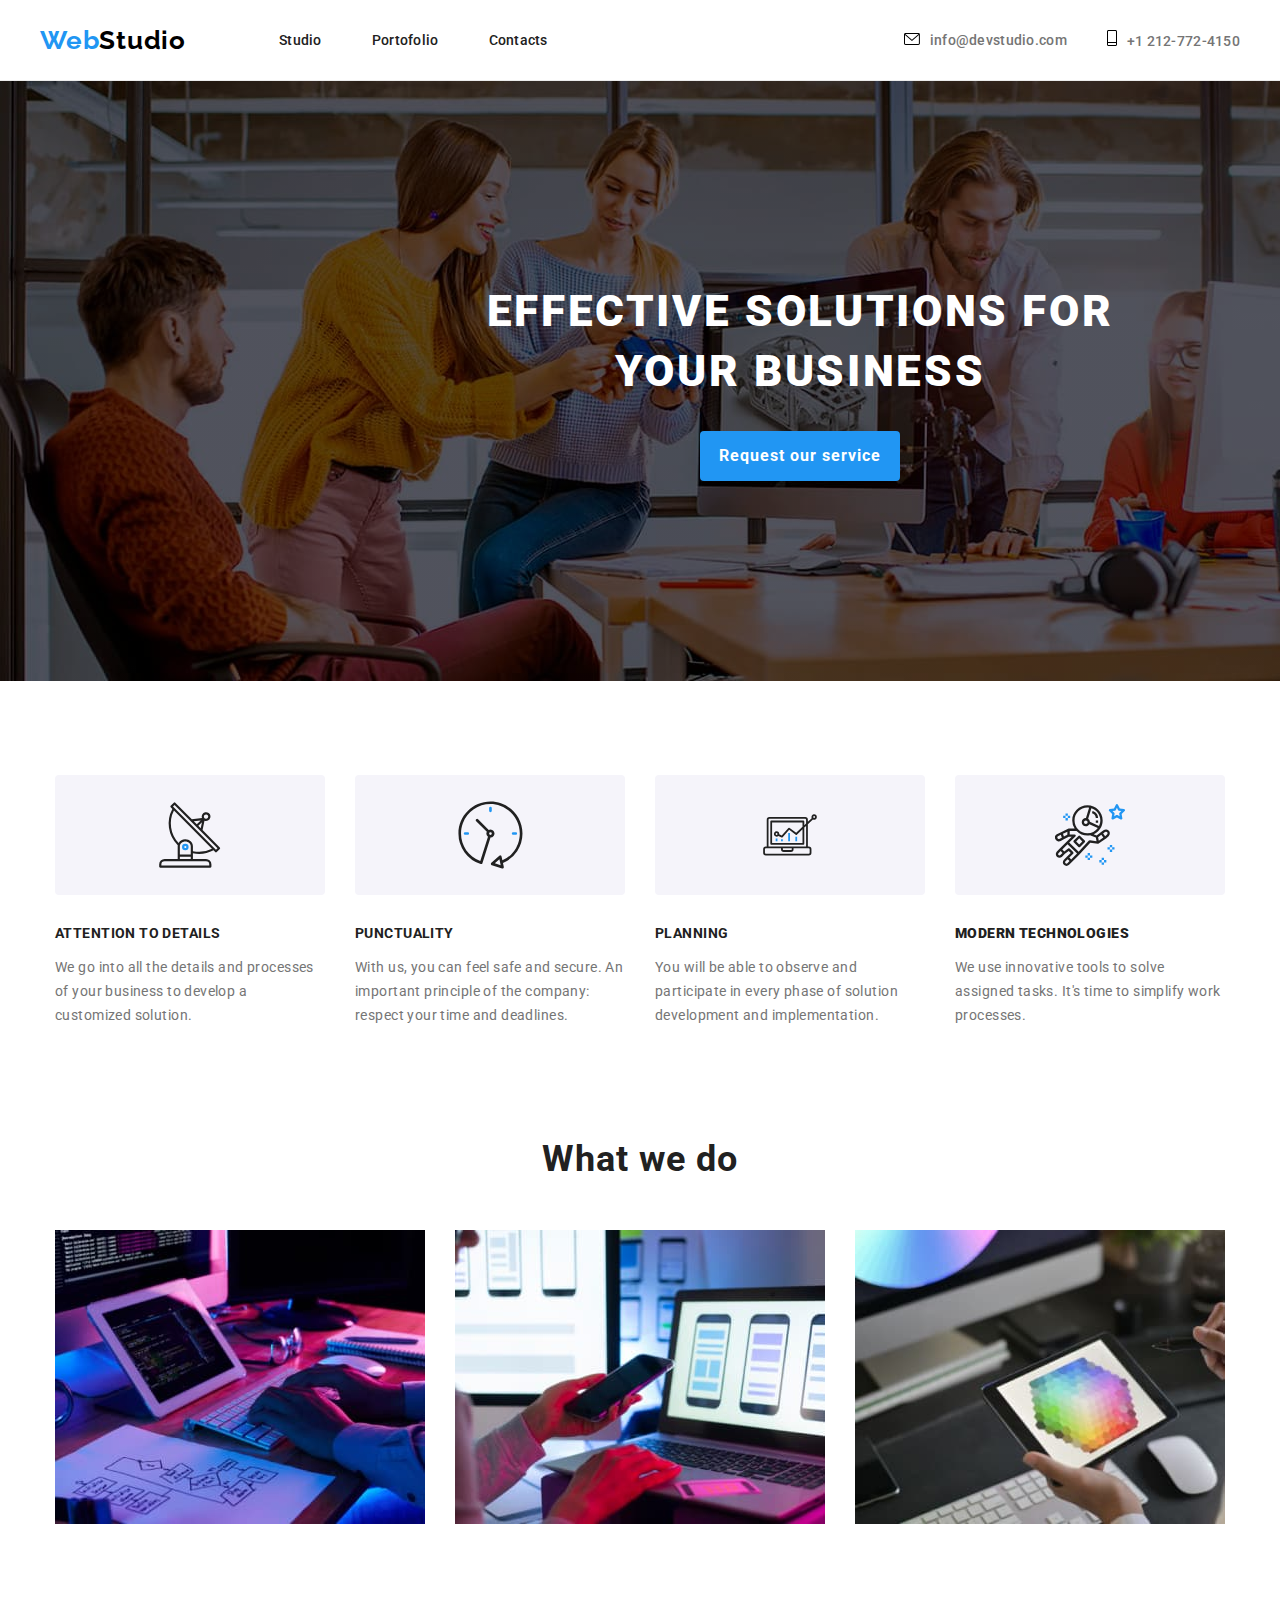
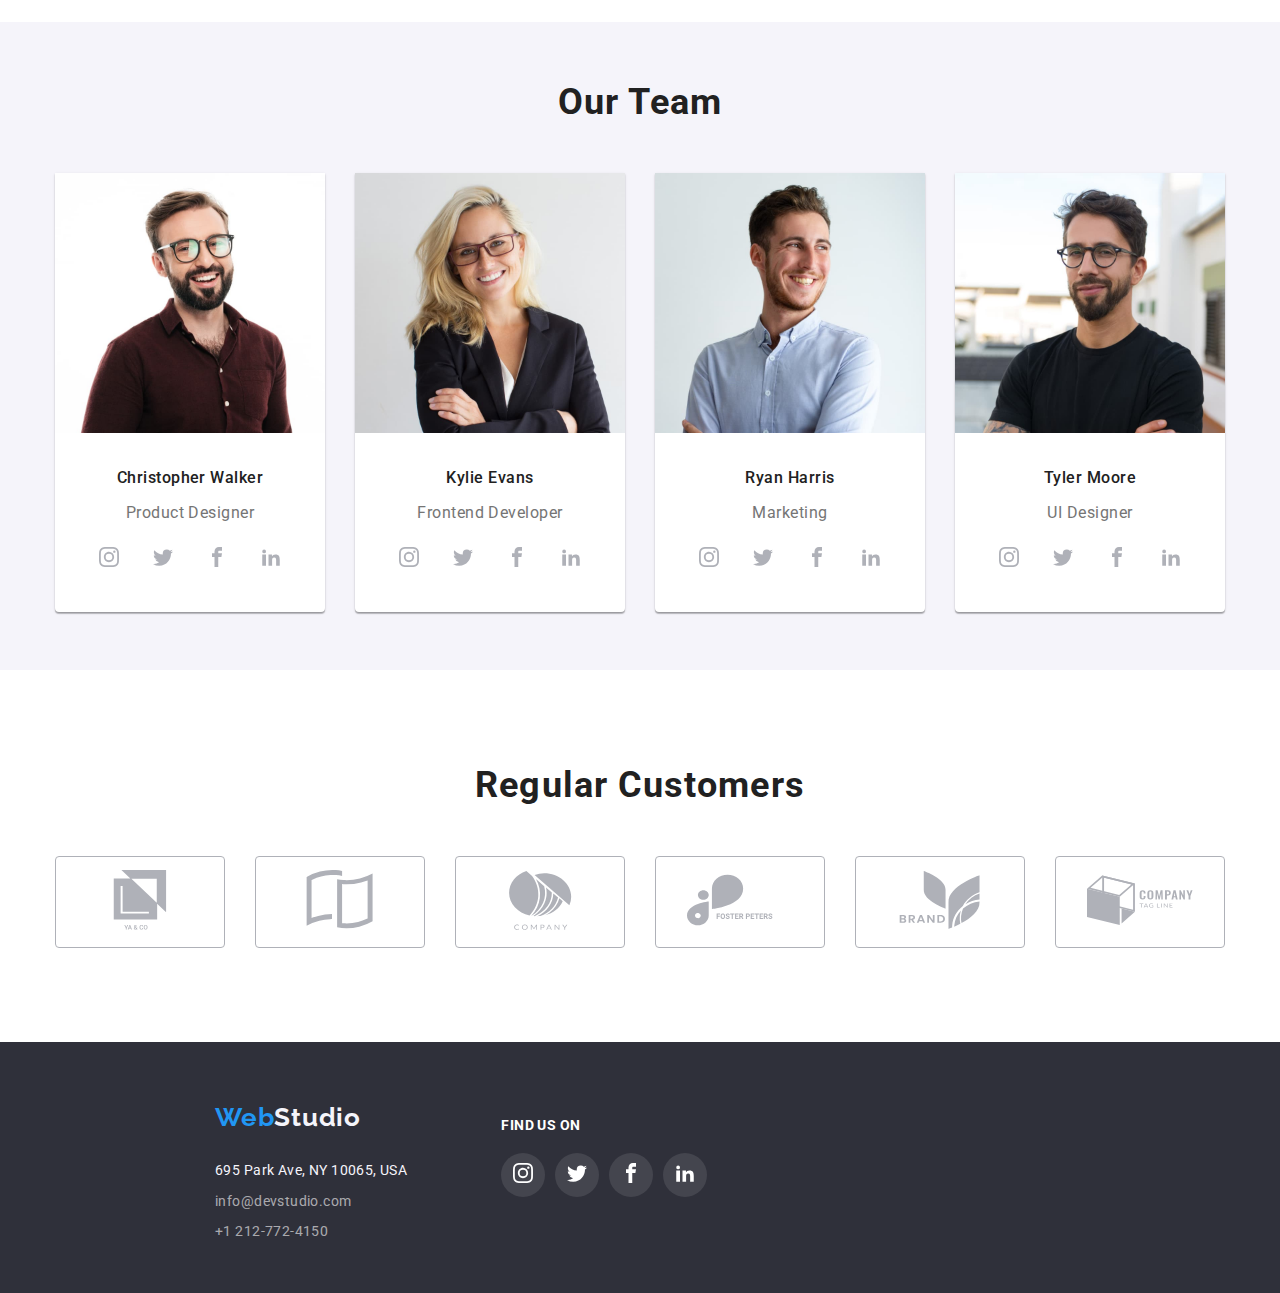
<file: index.html>
<!DOCTYPE html>
<html>

<head lang="en">
  <meta charset="utf-8" />
  <title>Web Studio Homework Project</title>
  <link rel="stylesheet"
    href="https://cdnjs.cloudflare.com/ajax/libs/modern-normalize/1.0.0/modern-normalize.min.css" />
  <link rel="stylesheet" href="css/style.css" />
  <link rel="preconnect" href="https://fonts.googleapis.com">
  <link rel="preconnect" href="https://fonts.gstatic.com" crossorigin>
  <link href="https://fonts.googleapis.com/css2?family=Raleway:wght@700&family=Roboto:wght@400;500;700;900&display=swap"
    rel="stylesheet">
</head>

<body>
  <!--header-->
  <header>
    <div class="header-container">
      <nav class="nav-list">
        <a class="web-link-header link" href="https://www.edu.goit.global/ro/dashboard" target="_blank"
          rel="noreferrer noopener"><span class="color-web">Web</span><span class="color-studio-header">Studio</span>
        </a>
        <ul class="navigation-list list">
          <li><a class="link-style link" href="index.html">Studio</a></li>
          <li><a class="link-style link" href="portofolio.html">Portofolio</a></li>
          <li><a class="link-style link" href="contacts.html">Contacts</a></li>
        </ul>
      </nav>
      <ul class="contacts-list list ">
        <li> <a class="right-link  link" href="mailto:info@devstudio.com"><svg  width="16" height="12"><use href="./images/icons.svg#icon-envelope-hover"></use></svg>info@devstudio.com</a></li>
        <li><a class="right-link  link" href="tel:+1212-772-4150"><svg width="10" height="16"><use href="./images/icons.svg#icon-Vector"></use></svg>+1 212-772-4150</a></li>
      </ul>
    </div>
  </header>
  <main>
    <!--title-->
    <section class="title-section" >
      <h1 class="main-title">EFFECTIVE SOLUTIONS FOR YOUR BUSINESS</h1>
      <button class="button-request" type="button"><span>Request our service</span></button>
    </section>
    <!--skills section-->
    <section class="skills-section">
      <ul class="skills-list list">
        <li>
          <div class="box-icons-skills"><svg width="65.32" height="70">
              <use href="./images/icons.svg#icon-antenna-1"> </use>
            </svg></div>

          <p class="title-skills">ATTENTION TO DETAILS</p>
          <p class="description-list">
            We go into all the details and processes of your business to develop a customized
            solution.
          </p>
        </li>

        <li>
          <div class="box-icons-skills">
            <svg width="66.96" height="70">
              <use href="./images/icons.svg#icon-clock-1"> </use>
            </svg>
          </div>
          <p class="title-skills">PUNCTUALITY</p>
          <p class="description-list">
            With us, you can feel safe and secure. An important principle of the company: respect
            your time and deadlines.
          </p>
        </li>
        <li>
          <div class="box-icons-skills">
            <svg width="70" height="53.69">
              <use href="./images/icons.svg#icon-diagram-1"> </use>
            </svg>
          </div>
          <p class="title-skills">PLANNING</p>
          <p class="description-list">
            You will be able to observe and participate in every phase of solution development and
            implementation.
          </p>
        </li>
        <li>
          <div class="box-icons-skills">
            <svg width="70" height="70">
              <use href="./images/icons.svg#icon-astronaut-1"> </use>
            </svg>
          </div>
          <p class="title-skills"><b>MODERN TECHNOLOGIES</b></p>
          <p class="description-list">
            We use innovative tools to solve assigned tasks. It's time to simplify work processes.
          </p>
        </li>
      </ul>
    </section>
    <!--we do-->
    <section class="we-do">
      <h2 class="subtitle-section">What we do</h2>
      <ul class="image-skills list">
        <li>
          <img src="images/computer.jpg" alt="computer programs" width="370" height="294" />
        </li>
        <li>
          <img src="images/phone.jpg" alt="phone programs" width="370" height="294" />
        </li>
        <li>
          <img src="images/tablet.jpg" alt="tablet prgrams" width="370" height="294" />
        </li>
      </ul>
    </section>
    <!--Our team-->
    <section class="team-section">
      <h2 class="subtitle-section">Our Team</h2>
      <ul class="image-skills list">
        <li class="team-card">
          <img src="images/product.jpg" alt="Product Designer" width="270" height="260" />
          <h3 class="team-person">Christopher Walker</h3>
          <p class="function-person">Product Designer</p>
          <div class="social-media-icons">
            <ul class="social-media-list list">
              <li class="icon-item">
                <a  href="#">
                  <svg width="20" height="20" class="icon-color"><use href="./images/icons.svg#icon-instagram"></use>
                  </svg>
                </a>
              </li>
              <li class="icon-item">
                <a href="#">
                  <svg class="icon-color" width="20" height="20"><use href="./images/icons.svg#icon-twitter"></use>
                  </svg>
                </a>
              </li>
              <li class="icon-item">
                <a href="#">
                  <svg class="icon-color" width="20" height="20"><use href="./images/icons.svg#icon-facebook"></use>
                  </svg>
                </a>
              </li>
              <li class="icon-item">
                <a href="#">
                  <svg class="icon-color" width="20" height="20"><use href="./images/icons.svg#icon-linkedin2"></use>
                  </svg>
                </a>
              </li>
            </ul>            
          </div>
        </li>
        <li class="team-card">
          <img src="images/frontend.jpg" alt="Frontend Developer" width="270" height="260" />
          <h3 class="team-person">Kylie Evans</h3>
          <p class="function-person">Frontend Developer</p>
          <div class="social-media-icons">
            <ul class="social-media-list list">
              <li class="icon-item">
                <a href="#">
                  <svg class="icon-color" width="20" height="20"><use href="./images/icons.svg#icon-instagram"></use>
                  </svg>
                </a>
              </li>
              <li class="icon-item">
                <a href="#">
                  <svg class="icon-color" width="20" height="20"><use href="./images/icons.svg#icon-twitter"></use>
                  </svg>
                </a>
              </li>
              <li class="icon-item">
                <a href="#">
                  <svg class="icon-color" width="20" height="20"><use href="./images/icons.svg#icon-facebook"></use>
                  </svg>
                </a>
              </li>
              <li class="icon-item">
                <a href="#">
                  <svg class="icon-color" width="20" height="20"><use href="./images/icons.svg#icon-linkedin2"></use>
                  </svg>
                </a>
              </li>
            </ul>            
          </div>
        </li>
        <li class="team-card">
          <img src="images/marketing.jpg" alt="Marketing" width="270" height="260" />
          <h3 class="team-person">Ryan Harris</h3>
          <p class="function-person">Marketing</p>
          <div class="social-media-icons">
            <ul class="social-media-list list">
              <li class="icon-item">
                <a href="#">
                  <svg class="icon-color" width="20" height="20"><use href="./images/icons.svg#icon-instagram"></use>
                  </svg>
                </a>
              </li>
              <li class="icon-item">
                <a href="#">
                  <svg class="icon-color" width="20" height="20"><use href="./images/icons.svg#icon-twitter"></use>
                  </svg>
                </a>
              </li>
              <li class="icon-item">
                <a href="#">
                  <svg class="icon-color" width="20" height="20"><use href="./images/icons.svg#icon-facebook"></use>
                  </svg>
                </a>
              </li>
              <li class="icon-item">
                <a href="#">
                  <svg class="icon-color" width="20" height="20"><use href="./images/icons.svg#icon-linkedin2"></use>
                  </svg>
                </a>
              </li>
            </ul>            
          </div>
        </li>
        <li class="team-card">
          <img src="images/uidesigner.jpg" alt="UI Designer" width="270" height="260" />
          <h3 class="team-person">Tyler Moore</h3>
          <p class="function-person">UI Designer</p>
          <div class="social-media-icons">
            <ul class="social-media-list list">
              <li class="icon-item">
                <a href="#">
                  <svg class="icon-color" width="20" height="20"><use href="./images/icons.svg#icon-instagram"></use>
                  </svg>
                </a>
              </li>
              <li class="icon-item">
                <a href="#">
                  <svg class="icon-color" width="20" height="20"><use href="./images/icons.svg#icon-twitter"></use>
                  </svg>
                </a>
              </li>
              <li class="icon-item">
                <a href="#">
                  <svg class="icon-color" width="20" height="20"><use href="./images/icons.svg#icon-facebook"></use>
                  </svg>
                </a>
              </li>
              <li class="icon-item">
                <a href="#">
                  <svg class="icon-color" width="20" height="20"><use href="./images/icons.svg#icon-linkedin2"></use>
                  </svg>
                </a>
              </li>
            </ul>            
          </div>
        </li>
      </ul>
    </section>
    <!--customers-->
    <section class="customers">
      <h2 class="subtitle-section-customers">Regular Customers</h2>
      <ul class="icons-customers list">
        <li ><a  href="#">
          <svg class="icon-customers-color" width="106" height="60">
            <use  href="./images/icons.svg#icon-Union"></use>
          </svg>
        </a></li>
        <li><a href="#">
          <svg class="icon-customers-color" width="106" height="60">
            <use href="./images/icons.svg#icon-Union-1"></use>
          </svg>
        </a></li>
        <li><a href="#">
          <svg class="icon-customers-color" width="106" height="60">
            <use href="./images/icons.svg#icon-Object"></use>
          </svg>
        </a></li>
        <li><a href="#">
          <svg class="icon-customers-color" width="106" height="60">
            <use href="./images/icons.svg#icon-group"></use>
          </svg>
        </a></li>
        <li><a href="#">
          <svg class="icon-customers-color" width="106" height="60">
            <use href="./images/icons.svg#icon-group-1"></use>
          </svg>
        </a></li>
        <li><a href="#">
          <svg class="icon-customers-color" width="106" height="60">
            <use href="./images/icons.svg#icon-Object-1"></use>
          </svg>
        </a></li>
      </ul>
    </section>
  </main>
  <!--info-->
  <footer>
    <div class="main-footer-container">
      <div class="bottom-page">
        <a class="web-link-footer link " href="https://www.edu.goit.global/ro/dashboard" target="_blank"
          rel="noreferrer noopener"><span class="color-web">Web</span><span class="color-studio-footer">Studio</span>
        </a>
        <address>
          <ul class="contact-and-adress list">
            <li>
              <a class="adress-link link"
                href="https://www.google.com/maps/place/695+Park+Ave,+New+York,+NY+10065,+Statele+Unite+ale+Americii/@40.7689034,-73.9672143,17z/data=!3m1!4b1!4m5!3m4!1s0x89c258ebe8836e8f:0xa007c44e7c4aa0eb!8m2!3d40.7688994!4d-73.9650256"
                target="_blank" rel="noreferrer noopener">695 Park Ave, NY 10065, USA
              </a>
            </li>
            <li>
              <a class="contact-link link" href="mailto:info@devstudio.com">info@devstudio.com</a>
            </li>
            <li><a class="contact-link link" href="tel:+1212-772-4150">+1 212-772-4150</a></li>
          </ul>
        </address>
      </div>
      <div class="find-container">
        <h3>FIND US ON</h3>
        <ul class=" social-media-footer list">
          <li class="icon-item-footer">
            <a  href="#">
              <svg width="20" height="20" class="icon-color-footer"><use href="./images/icons.svg#icon-instagram"></use>
              </svg>
            </a>
          </li>
          <li class="icon-item-footer">
            <a href="#">
              <svg class="icon-color-footer" width="20" height="20"><use href="./images/icons.svg#icon-twitter"></use>
              </svg>
            </a>
          </li>
          <li class="icon-item-footer">
            <a href="#">
              <svg class="icon-color-footer" width="20" height="20"><use href="./images/icons.svg#icon-facebook"></use>
              </svg>
            </a>
          </li>
          <li class="icon-item-footer">
            <a href="#">
              <svg class="icon-color-footer " width="20" height="20"><use href="./images/icons.svg#icon-linkedin2"></use>
              </svg>
            </a>
          </li>
        </ul>
      </div>
    </div>
    
  </footer>
</body>

</html>
</file>
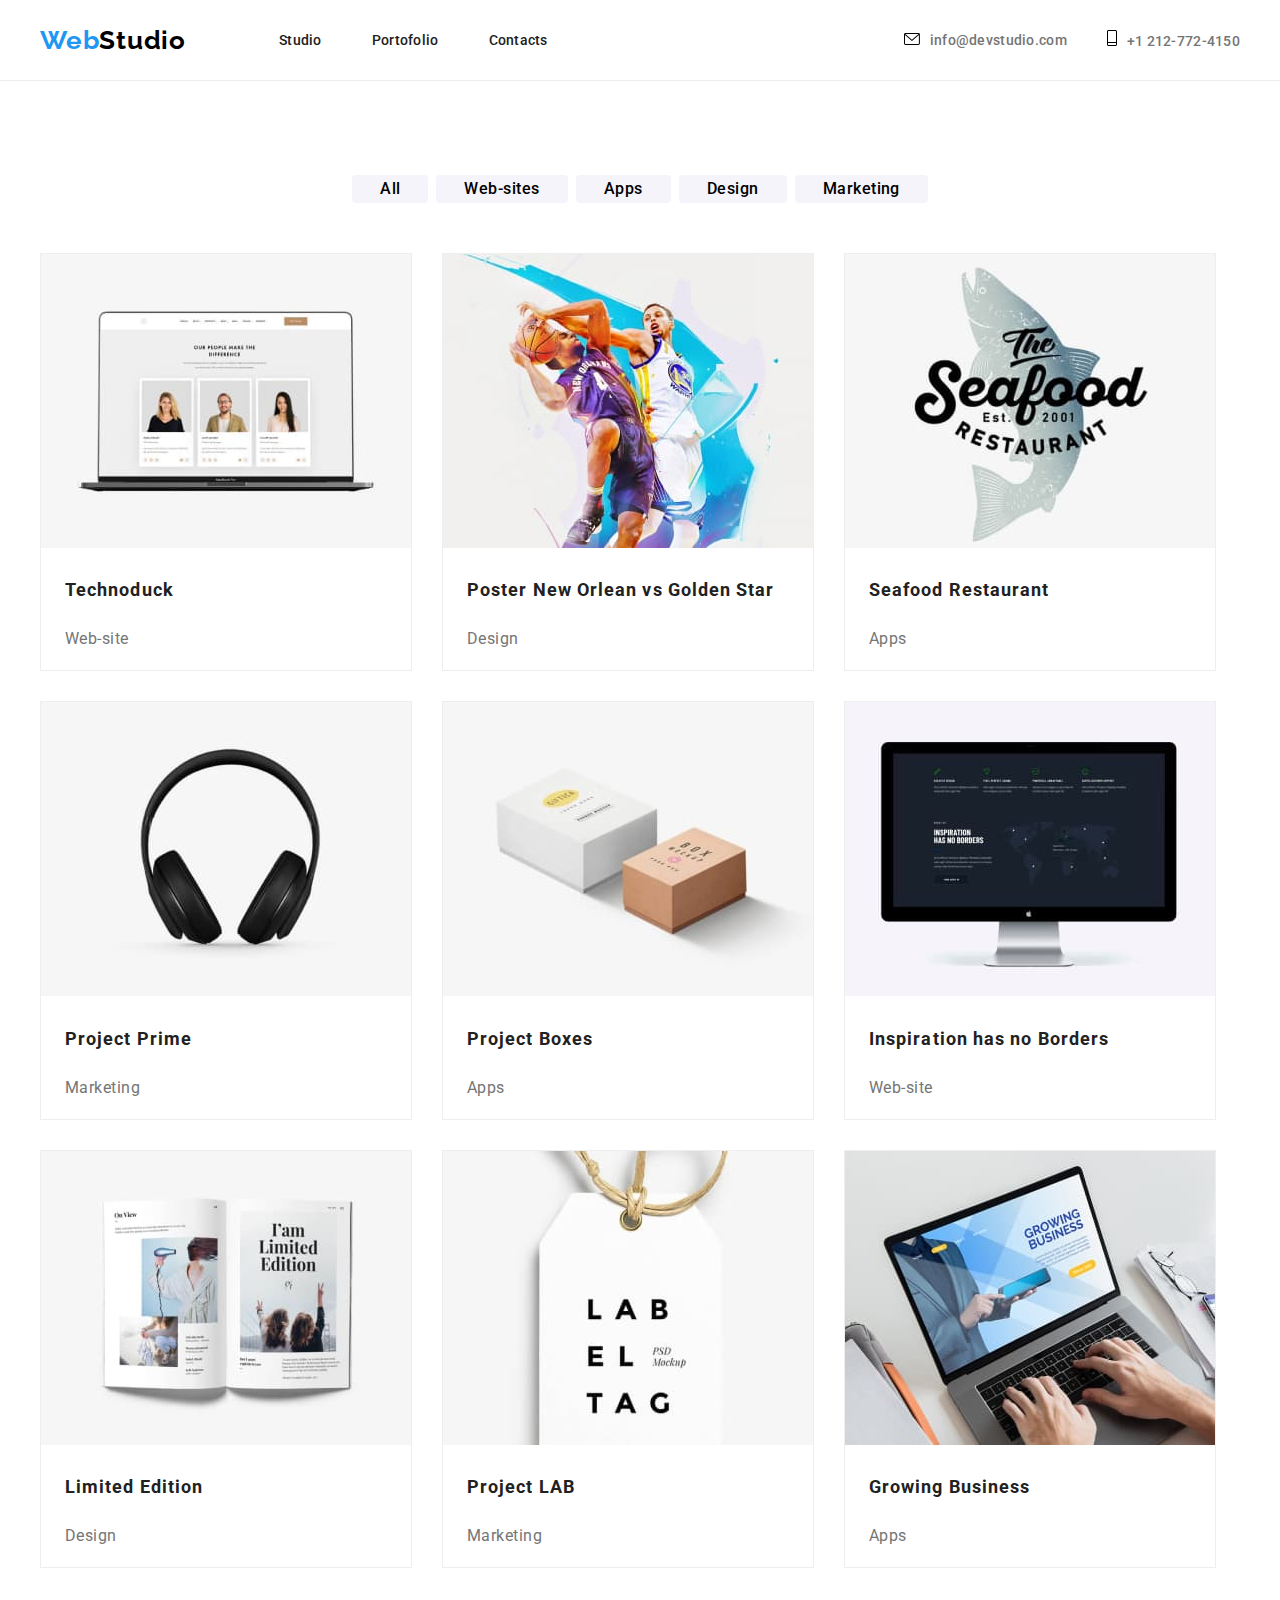
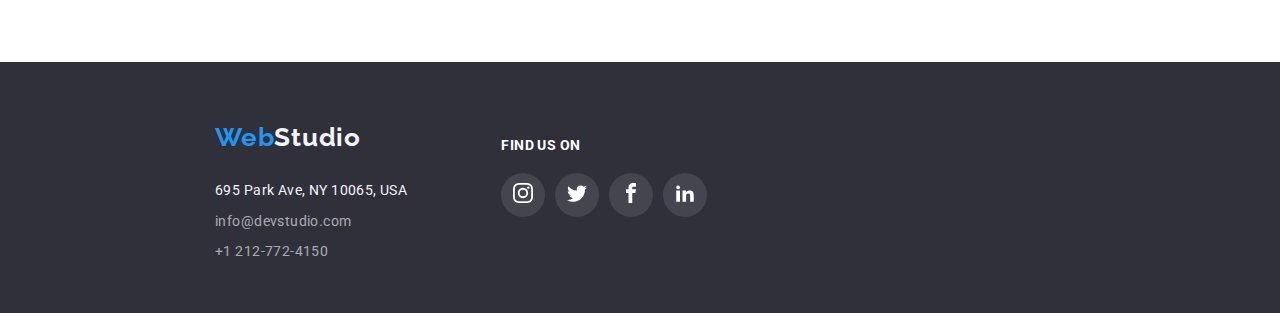
<file: portofolio.html>
<!DOCTYPE html>
<html>

<head lang="en">
  <meta charset="utf-8" />
  <title>Web Studio Homework Project</title>
  <link rel="stylesheet"
    href="https://cdnjs.cloudflare.com/ajax/libs/modern-normalize/1.0.0/modern-normalize.min.css" />
  <link rel="stylesheet" href="css/style.css" />
  <link rel="preconnect" href="https://fonts.googleapis.com">
  <link rel="preconnect" href="https://fonts.gstatic.com" crossorigin>
  <link href="https://fonts.googleapis.com/css2?family=Raleway:wght@700&family=Roboto:wght@400;500;700;900&display=swap"
    rel="stylesheet">
</head>

<body>
  <!--header section-->
  <header >
    <div class="header-container portofolio-container">
      <nav class="nav-list"> 
        <a class="web-link-header link" href="https://www.edu.goit.global/ro/dashboard" target="_blank"
              rel="noreferrer noopener"><span class="color-web">Web</span><span class="color-studio-header">Studio</span>
            </a>
        <ul class="navigation-list list">         
          <li><a class="link-style link" href="index.html">Studio</a></li>
          <li><a class="link-style link" href="portofolio.html">Portofolio</a></li>
          <li><a class="link-style link" href="contacts.html">Contacts</a></li>
        </ul>
      </nav>
      <ul class="contacts-list list ">
        <li> <a class="right-link  link" href="mailto:info@devstudio.com"><svg  width="16" height="12"><use href="./images/icons.svg#icon-envelope-hover"></use></svg>info@devstudio.com</a></li>
        <li><a class="right-link  link" href="tel:+1212-772-4150"><svg width="10" height="16"><use href="./images/icons.svg#icon-Vector"></use></svg>+1 212-772-4150</a></li>
      </ul>
    </div>
  </header>
  <!--main section-->
  <main>
    <section class="option-cards"> 
      <ul class="button-list list">
        <li><button class="button-style" type="button"><span class="button-text">All</span></button>
        </li>
        <li><button class="button-style" type="button"><span class="button-text">Web-sites</span></button></li>
        <li><button class="button-style" type="button"><span class="button-text">Apps</span></button>
        </li>
        <li><button class="button-style" type="button"><span class="button-text">Design</span></button></li>
        <li><button class="button-style" type="button"><span class="button-text">Marketing</span></button></li>
      </ul>
      <ul class="cards-list list">
        <li class="card-box">
          <img src="images/img(1).jpg" alt="Web site image"  />
          <h3 class="title-image">Technoduck</h3>
          <p class="matching-search">Web-site</p>
        </li>
        <li class="card-box">
          <img src="images/img(2).jpg" alt="Design image"  />
          <h3 class="title-image">Poster New Orlean vs Golden Star</h3>
          <p class="matching-search">Design</p>
        </li>
        <li class="card-box">
          <img src="images/img(3).jpg" alt="App image" />
          <h3 class="title-image">Seafood Restaurant</h3>
          <p class="matching-search">Apps</p>
        </li>
        <li class="card-box">
          <img src="images/img(4).jpg" alt="Marketing image" />
          <h3 class="title-image">Project Prime</h3>
          <p class="matching-search">Marketing</p>
        </li>
        <li class="card-box">
          <img src="images/img(5).jpg" alt="App image" />
          <h3 class="title-image">Project Boxes</h3>
          <p class="matching-search">Apps</p>
        </li>
        <li class="card-box">
          <img src="images/img(6).jpg" alt="Web site image"  />
          <h3 class="title-image">Inspiration has no Borders</h3>
          <p class="matching-search">Web-site</p>
        </li>
        <li class="card-box">
          <img src="images/img(7).jpg" alt="Design image" />
          <h3 class="title-image">Limited Edition</h3>
          <p class="matching-search">Design</p>
        </li>
        <li class="card-box">
          <img src="images/img(8).jpg" alt="Marketing image" />
          <h3 class="title-image">Project LAB</h3>
          <p class="matching-search">Marketing</p>
        </li>
        <li class="card-box">
          <img src="images/img(9).jpg" alt="App image" />
          <h3 class="title-image">Growing Business</h3>
          <p class="matching-search">Apps</p>
        </li>
      </ul>
    </section>
    
  </main>
  <!--footer section-->
  <footer>
    <div class="main-footer-container">
      <div class="bottom-page">
        <a class="web-link-footer link " href="https://www.edu.goit.global/ro/dashboard" target="_blank"
          rel="noreferrer noopener"><span class="color-web">Web</span><span class="color-studio-footer">Studio</span>
        </a>
        <address>
          <ul class="contact-and-adress list">
            <li>
              <a class="adress-link link"
                href="https://www.google.com/maps/place/695+Park+Ave,+New+York,+NY+10065,+Statele+Unite+ale+Americii/@40.7689034,-73.9672143,17z/data=!3m1!4b1!4m5!3m4!1s0x89c258ebe8836e8f:0xa007c44e7c4aa0eb!8m2!3d40.7688994!4d-73.9650256"
                target="_blank" rel="noreferrer noopener">695 Park Ave, NY 10065, USA
              </a>
            </li>
            <li>
              <a class="contact-link link" href="mailto:info@devstudio.com">info@devstudio.com</a>
            </li>
            <li><a class="contact-link link" href="tel:+1212-772-4150">+1 212-772-4150</a></li>
          </ul>
        </address>
      </div>
      <div class="find-container">
        <h3>FIND US ON</h3>
        <ul class=" social-media-footer list">
          <li class="icon-item-footer">
            <a  href="#">
              <svg width="20" height="20" class="icon-color-footer"><use href="./images/icons.svg#icon-instagram"></use>
              </svg>
            </a>
          </li>
          <li class="icon-item-footer">
            <a href="#">
              <svg class="icon-color-footer" width="20" height="20"><use href="./images/icons.svg#icon-twitter"></use>
              </svg>
            </a>
          </li>
          <li class="icon-item-footer">
            <a href="#">
              <svg class="icon-color-footer" width="20" height="20"><use href="./images/icons.svg#icon-facebook"></use>
              </svg>
            </a>
          </li>
          <li class="icon-item-footer">
            <a href="#">
              <svg class="icon-color-footer " width="20" height="20"><use href="./images/icons.svg#icon-linkedin2"></use>
              </svg>
            </a>
          </li>
        </ul>
      </div>
    </div>
  </footer>
</body>

</html>
</file>
<file: css/style.css>
:root {
  --text-color-bleu: #2196f3;
  --text-color-black: #212121;
  --text-color-gray: #757575;
  --background-white: #f5f4fa;
  --background-gray: #2f303a;
  --white-color: #ffffff;
}
body {
  font-family: "Roboto";
  font-style: normal;
  color: var(--text-color-black);
  margin: 0px;
}

h1,
h2,
h3,
ul {
  padding: 0px;
  margin: 0px;
}

/* header section */
.list {
  list-style: none;
}

.link {
  text-decoration: none;
}

.web-link-header,
.web-link-footer {
  font-family: "Raleway";
  font-style: normal;
  font-weight: 700;
  font-size: 26px;
  line-height: 31px;
  letter-spacing: 0.03em;
}

.color-web {
  color: var(--text-color-bleu);
}

.color-studio-header {
  color: rgba(0, 0, 0, 1);
}

.link-style,
.right-link {
  font-weight: 500;
  font-size: 14px;
  line-height: 16px;
  letter-spacing: 0.02em;
  color: var(--text-color-black);
}

.right-link {
  color: var(--text-color-gray);
}

.right-link:hover,
.right-link:focus,
.contacts-list li:hover {
  color: var(--text-color-bleu);
  fill: var(--text-color-bleu);  
}

.link-style:hover { 
  color: var(--text-color-bleu);
  padding-bottom: 28px;
  border-bottom: 4px solid  #2196F3;
  border-radius: 2px;
}

.header-container {
  display: flex;
  box-sizing: border-box;
  width: 1200px;
  height: 80px;
  background: var(--white-color);
  margin: auto;
}

header {
  border-bottom: 1px solid #ececec;
}

.nav-list,
.navigation-list,
.contacts-list {
  display: flex;
  align-items: center;
}
.web-link-header {
  margin-right: 93px;
}
.navigation-list {
  gap: 50px;
  flex-grow: 1;
}

.contacts-list {
  gap: 40px;
  margin-left: auto;
}

.contacts-list li a svg {
  margin-right: 10px;
}

.option-cards {
  display: flex;
  box-sizing: border-box;
  width: 1200px;
  justify-content: center;
  flex-direction: column;
  margin: auto;
}

.button-list {
  display: flex;
  justify-content: center;
  margin: 94px 0 50px 0;
  gap: 8px;
}


.cards-list {
  display: flex;
  flex-wrap: wrap;
  gap: 30px;
  margin-bottom: 94px;
}

.cards-list li img {
  width: 370px;
  height: 294px;
}

.card-box {
  background: #ffffff;
  border: 1px solid #eeeeee;
}

.card-box:hover{
  cursor: pointer;
  border: 1px solid #EEEEEE;
 box-shadow: 0px 1px 1px rgba(0, 0, 0, 0.12), 0px 4px 4px rgba(0, 0, 0, 0.06), 1px 4px 6px rgba(0, 0, 0, 0.16);
}
.title-image {
  font-weight: 700;
  font-size: 18px;
  line-height: 36px;
  letter-spacing: 0.06em;
  color: #212121;
  margin: 20px 0 4px 24px;
}

.matching-search {
  font-weight: 400;
  font-size: 16px;
  line-height: 30px;
  letter-spacing: 0.03em;
  color: #757575;
  margin-left: 24px;
}

/* diferent style for index*/
/*title section*/
.title-section {
  display: flex;
  box-sizing: border-box;
  flex-direction: column;
  width: 1600px;
  height: 600px;
  margin: auto;
  justify-content: center;
  align-items: center;
  background: linear-gradient(rgba(0, 0, 0, 0.4), rgba(0, 0, 0, 0.4)),
  url('../images/background.jpg') no-repeat;
  background-size: cover;
}

.main-title {
  width: 696px;
  height: 120px;
  font-weight: 900;
  font-size: 44px;
  line-height: 60px;
  text-align: center;
  letter-spacing: 0.06em;
  text-transform: uppercase;
  color: var(--white-color);
  margin-bottom: 30px;
  font-family: "Roboto";
  font-style: normal;
}

.button-request {
  width: 200px;
  height: 50px;
  background: var(--text-color-bleu);
  box-shadow: 0px 4px 4px rgba(0, 0, 0, 0.15);
  border-radius: 4px;
  border: 0px;
}

.button-request span {
  font-weight: 700;
  font-size: 16px;
  line-height: 30px;
  letter-spacing: 0.06em;
  color: var(--white-color);
}

/*skills section*/
.title-skills {
  width: 270px;
  height: 16px;
  font-weight: 700;
  font-size: 14px;
  line-height: 16px;
  letter-spacing: 0.03em;
  text-transform: uppercase;
  color: #212121;
  margin-bottom: 10px;
}

.description-list {
  width: 270px;
  height: 75px;
  font-weight: 400;
  font-size: 14px;
  line-height: 24px;
  letter-spacing: 0.03em;
  color: #757575;
}

.skills-list {
  display: flex;
  box-sizing: border-box;
  justify-content: center;
  gap: 30px;
  margin-top: 94px;
  background: var(--white-color);
}

.box-icons-skills {
  display: flex;
  box-sizing: border-box;
  width: 270px;
  height: 120px;
  background: var(--background-white);
  border-radius: 4px;
  align-items: center;
  justify-content: center;
  margin-bottom: 30px;
}

/*we do*/
.subtitle-section {
  font-weight: 700;
  font-size: 36px;
  line-height: 42px;
  text-align: center;
  letter-spacing: 0.03em;
  color: #212121;
  margin-bottom: 50px;
  margin-top: 94px;
}

.we-do {
  display: flex;
  flex-direction: column;
  box-sizing: border-box;
  width: 1200px;
  justify-items: center;
  margin: auto;
}

.image-skills {
  display: flex;
  flex-direction: row;
  justify-content: center;
  gap: 30px;
  margin-bottom: 94px;
}

/*our team*/
.team-section {
  display: flex;
  box-sizing: border-box;
  height: 648px;
  flex-direction: column;
  background: var(--background-white);
  justify-content: center;
}

.team-person {
  font-weight: 500;
  font-size: 16px;
  line-height: 19px;
  text-align: center;
  letter-spacing: 0.03em;
  margin: 30px 0px 10px 0px;
}

.function-person {
  font-weight: 400;
  font-size: 16px;
  line-height: 19px;
  text-align: center;
  letter-spacing: 0.03em;
  color: #757575;
}
.social-media-icons {
  display: flex;
  box-sizing: border-box;
  justify-content: center;
  margin-top: 16px;
  margin-bottom: 30px;
}
.social-media-list {
  display: flex;
  gap: 10px;
}
.icon-color {
  fill: #afb1b8;
}

.icon-item {
  display: flex;
  width: 44px;
  height: 44px;
  border-radius: 50%;
  align-items: center;
  justify-content: center;
  background-color: var(--white-color);
}
.icon-color:hover,
.icon-item:hover {
  fill: var(--white-color);
  background: var(--text-color-bleu);
}
.team-card {
  box-sizing: border-box;
  background: #ffffff;
  box-shadow: 0px 1px 3px rgba(0, 0, 0, 0.12), 0px 1px 1px rgba(0, 0, 0, 0.14),
    0px 2px 1px rgba(0, 0, 0, 0.2);
  border-radius: 0px 0px 4px 4px;
}
/*regular customers*/
.customers {
  display: flex;
  box-sizing: border-box;
  flex-direction: column;
  align-items: center;
  justify-items: center;
  gap: 50px;
  margin: 94px auto 94px auto;
}

.icons-customers {
  display: flex;
  gap: 30px;
}
.icons-customers li {
  display: flex;
  width: 170px;
  height: 92px;
  border: 1px solid #afb1b8;
  border-radius: 4px;
  align-items: center;
  justify-content: center;
}
.icon-customers-color{
  fill: #AFB1B8;;
}
.icons-customers li:hover,
.icon-customers-color:hover {
  fill:var(--text-color-bleu);
  border:1px solid #2196F3;
  
}

.subtitle-section-customers {
  font-weight: 700;
  font-size: 36px;
  line-height: 42px;
  text-align: center;
  letter-spacing: 0.03em;
  color: #212121;
}
.icon-customers-list {
  fill: #2196f3;
}

/*button section*/
.button-style {
  background: var(--background-white);
  border: none;
  border-radius: 4px;
}

.button-text {
  font-family: "Roboto";
  font-style: normal;
  font-weight: 500;
  font-size: 16px;
  line-height: 26px;
  text-align: center;
  letter-spacing: 0.03em;
  margin: 6px 22px 6px 22px;
}

.button-style:hover {
  cursor: pointer;
  background: var(--text-color-bleu);
  box-shadow: 0px 3px 1px rgba(0, 0, 0, 0.1), 0px 1px 2px rgba(0, 0, 0, 0.08),
    0px 2px 2px rgba(0, 0, 0, 0.12);
  border-radius: 4px;
}

.button-style:hover > .button-text {
  color: var(--background-white);
}

/* image section */
.title-image {
  font-weight: 700;
  font-size: 18px;
  line-height: 36px;
  letter-spacing: 0.06em;
}

.matching-search {
  font-size: 16px;
  line-height: 30px;
  letter-spacing: 0.03em;
  color: var(--text-color-gray);
}

/* footer section */
footer {
  background-color: #2f303a;
  
}

.bottom-page {
  display: flex;
  flex-direction: column;
  height: 251px;
  margin-left: 215px;
}

.color-studio-footer,
.adress-link {
  color: var(--background-white);
}

.adress-link {
  font-style: normal;
  font-size: 14px;
  line-height: 16px;
  letter-spacing: 0.03em;
}

.contact-link {
  font-style: normal;
  font-size: 14px;
  line-height: 16px;
  letter-spacing: 0.03em;
  color: #ffffff99;
}

.web-link-footer {
  margin: 60px 0px 28px 0px;
}

.contact-and-adress {
  display: flex;
  flex-direction: column;
  gap: 12px;
}

.main-footer-container {
  display: flex;
  box-sizing: border-box;
  gap: 94px;
}

.find-container {
  display: flex;
  flex-direction: column;
  gap: 20px;
  justify-content: left;
  margin: 75px 0px 96px 0px;
}
.find-container h3 {
  font-weight: 700;
  font-size: 14px;
  line-height: 16px;
  letter-spacing: 0.03em;
  text-transform: uppercase;
  color: #ffffff;
}
.social-media-footer {
  display: flex;
  gap: 10px;
}

.icon-item-footer {
  display: flex;
  width: 44px;
  height: 44px;
  border-radius: 50%;
  align-items: center;
  justify-content: center;
  background: rgba(255, 255, 255, 0.1);
}

.icon-color-footer {
  fill: var(--white-color);
}

.icon-item-footer:hover {
  background: var(--text-color-bleu);
}
</file>
